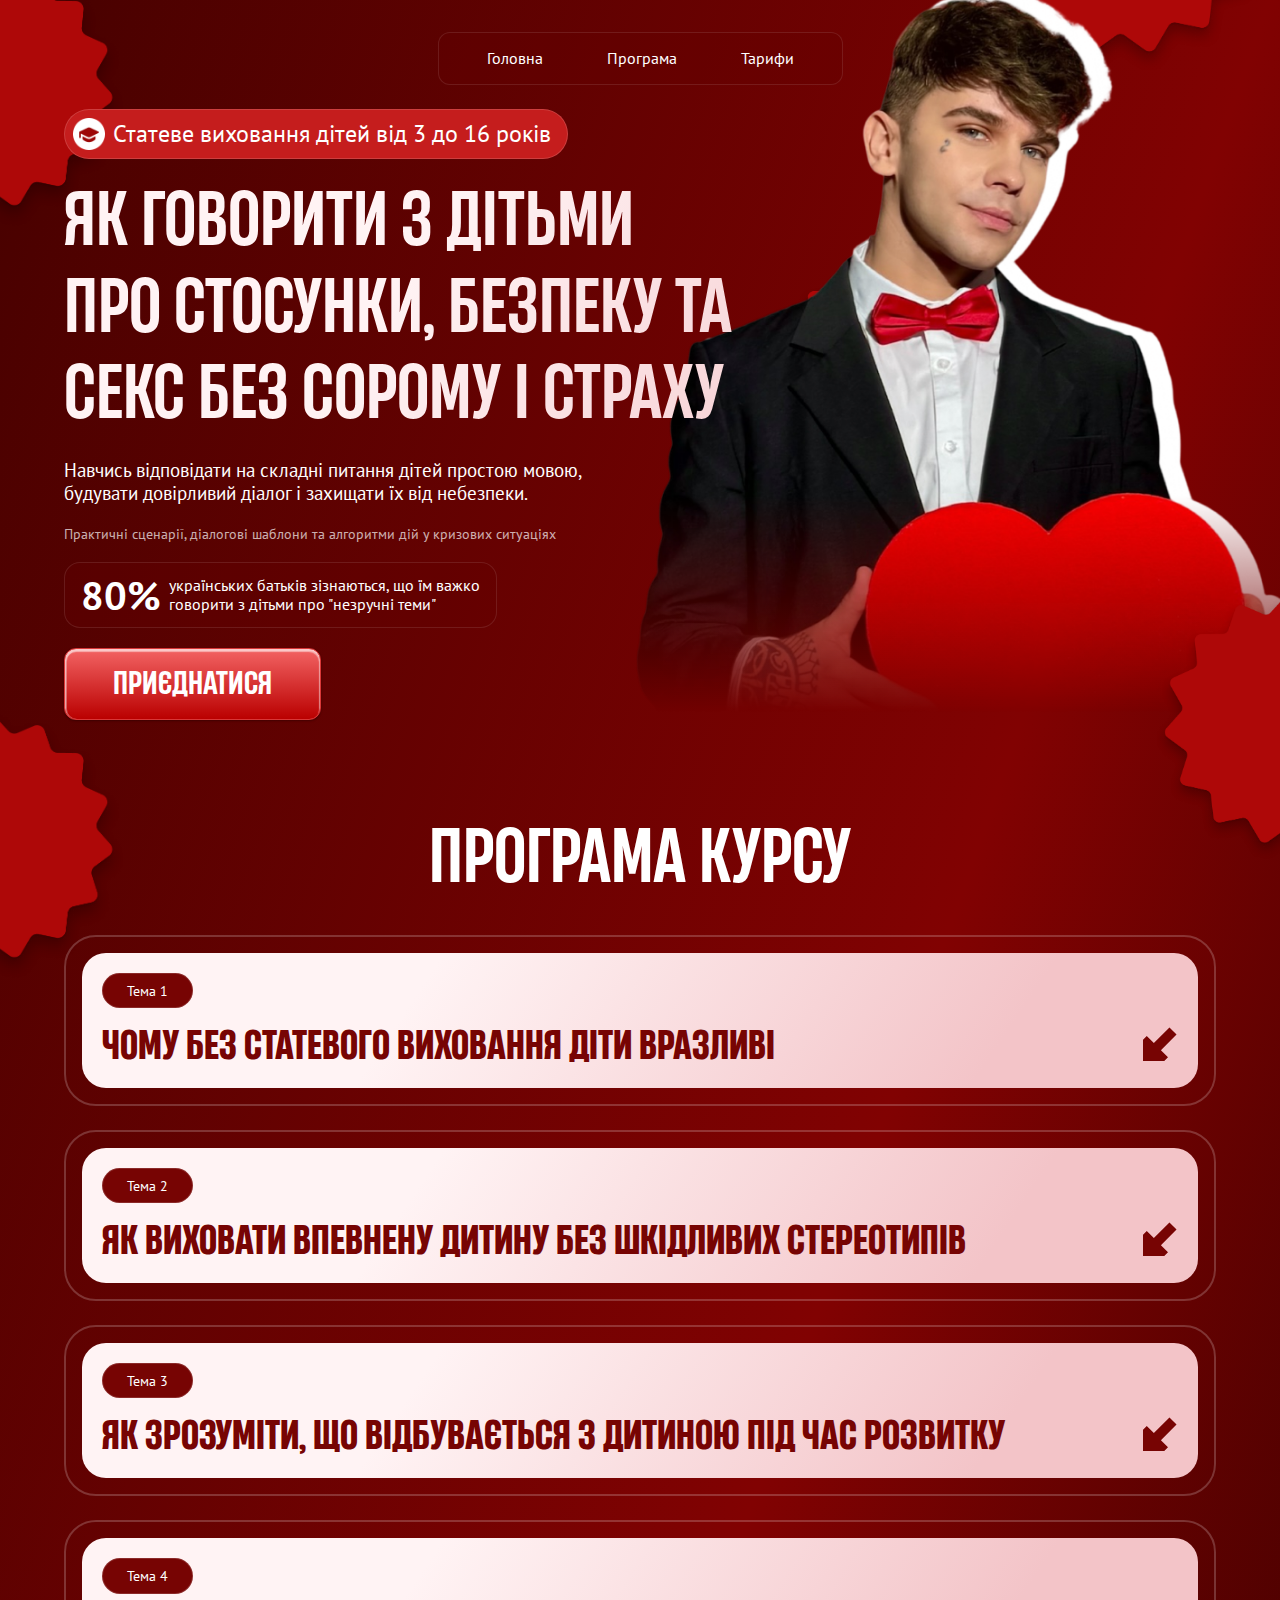
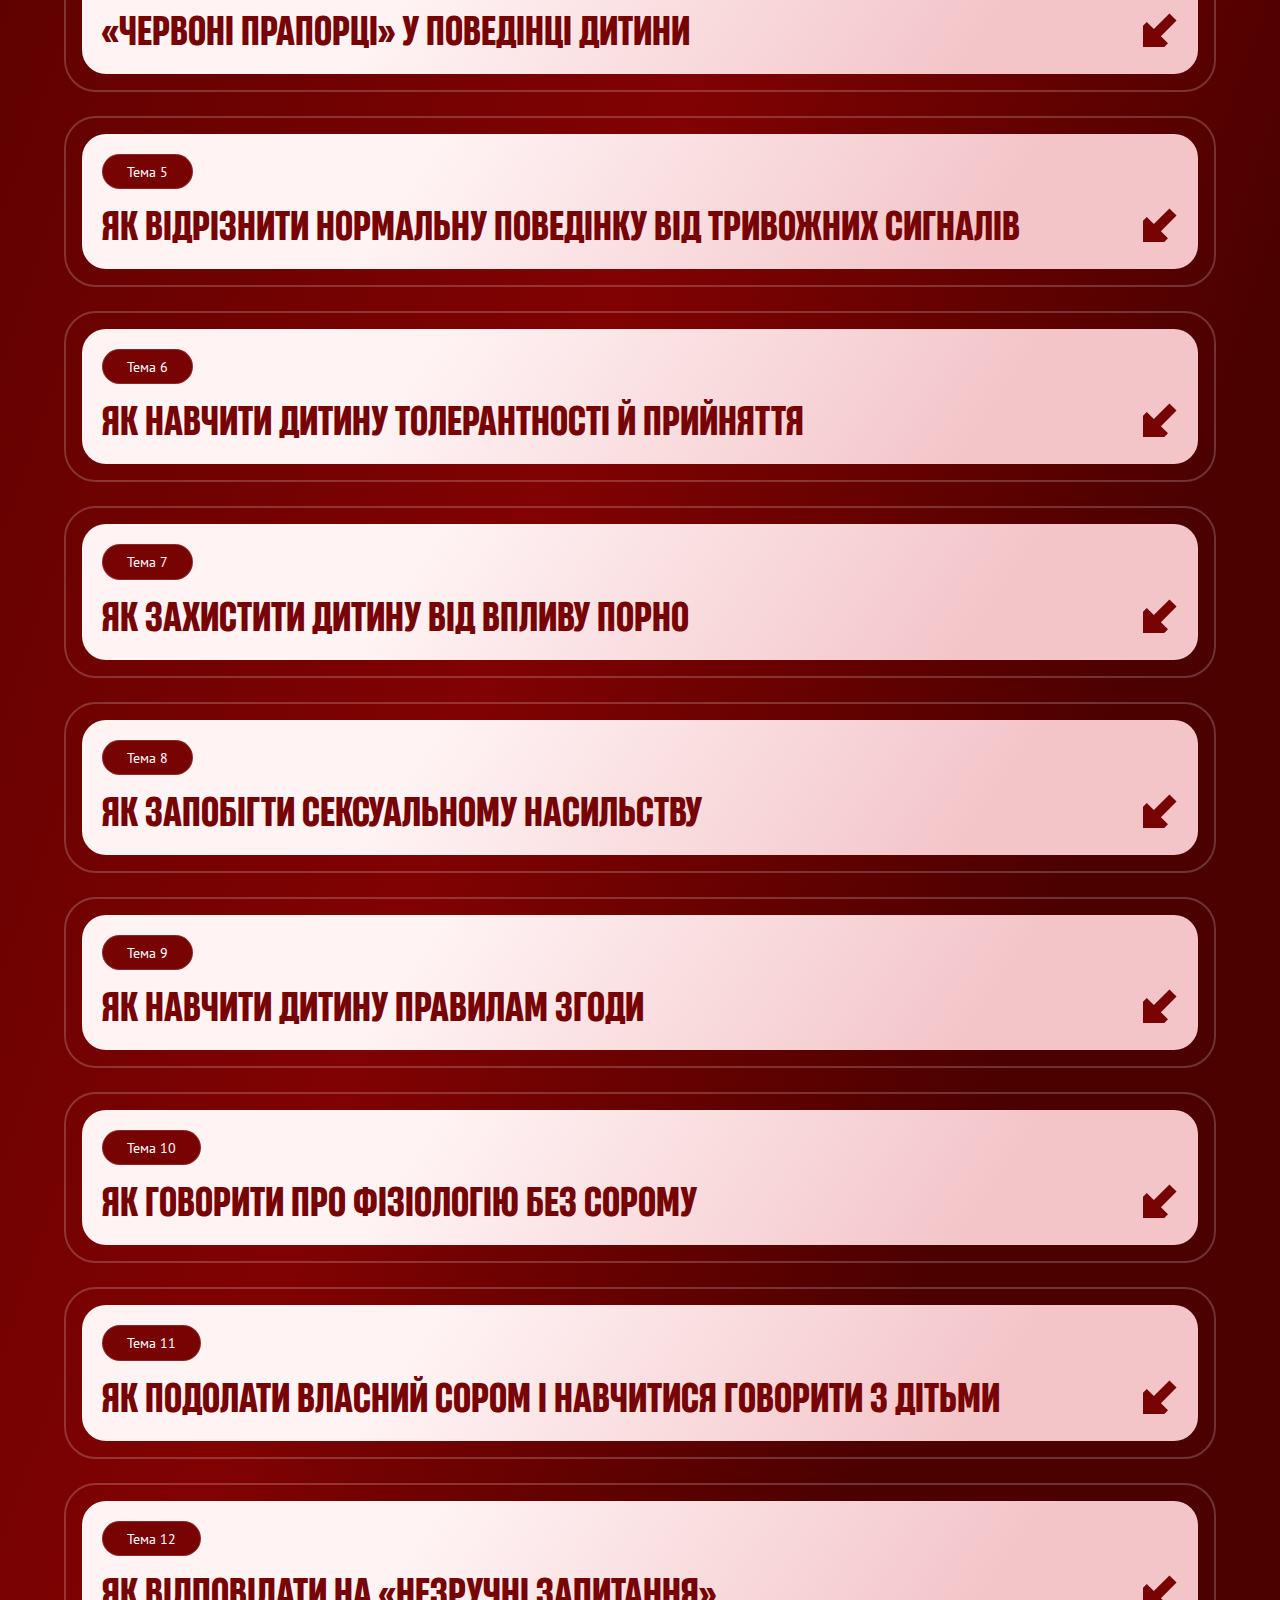
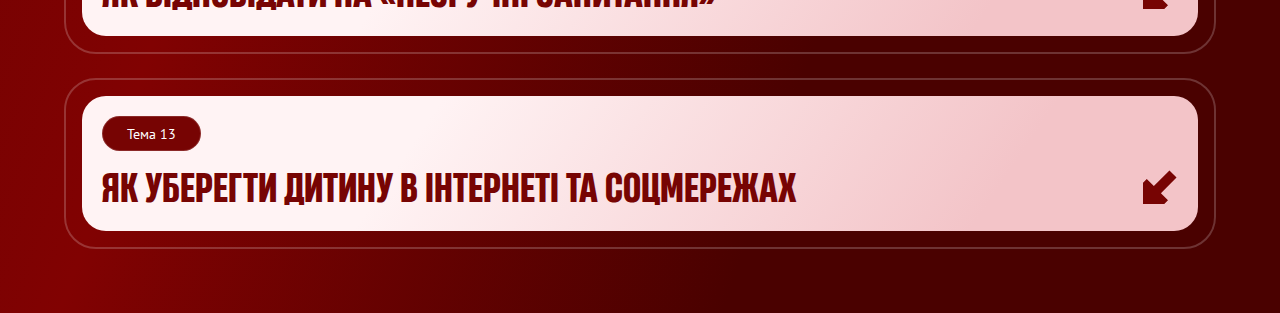
<file: index.html>
<!doctype html>
<html lang="en">
<head>
    <meta charset="UTF-8">
    <meta name="viewport"
          content="width=device-width, user-scalable=no, initial-scale=1.0, maximum-scale=1.0, minimum-scale=1.0">
    <meta http-equiv="X-UA-Compatible" content="ie=edge">
    <link rel="stylesheet" href="style.css">
    <link rel="preconnect" href="https://fonts.googleapis.com">
    <link rel="preconnect" href="https://fonts.gstatic.com" crossorigin>
    <link href="https://fonts.googleapis.com/css2?family=Inter:ital,opsz,wght@0,14..32,100..900;1,14..32,100..900&family=PT+Sans:ital,wght@0,400;0,700;1,400;1,700&display=swap" rel="stylesheet">
    <title>Document</title>
</head>
<body>
  <main>
    <header>
        <nav>
            <ul>
                <li>Головна</li>
                <li>Програма</li>
                <li>Тарифи</li>
            </ul>
        </nav>
        <div class="content">
            <div class="tooltip">
                <img src="assets/images/edu-icon.png" alt="">
                <p>Статеве виховання дітей від 3 до 16 років</p>
            </div>
            <div class="title">
                Як говорити з дітьми <br>про стосунки, безпеку та <br>секс без сорому і страху
            </div>
            <div class="text">
                Навчись відповідати на складні питання дітей простою мовою, <br>будувати довірливий діалог і захищати їх від небезпеки.
            </div>
            <div class="text-sm">
                Практичні сценарії, діалогові шаблони та алгоритми дій у кризових ситуаціях
            </div>
            <div class="text-stats">
                <div class="num">80%</div>
                <div>українських батьків зізнаються, що їм важко <br>говорити з дітьми про "незручні теми"</div>
            </div>
            <a href="">
                Приєднатися
            </a>
        </div>
    </header>
      <section class="course">
          <div class="title">програма курсу</div>
          <div class="content">
              <div class="course-item">
                  <div class="left">
                      <div class="num">Тема 1</div>
                      <div class="title">
                          <span>Чому без статевого <br>виховання діти <br>вразливі</span>
                          <img src="assets/images/arrow.svg" alt="">
                      </div>
                  </div>
                  <div class="right">
                      <div class="list">
                          <div class="item">
                              <img src="assets/images/list-icon.png" alt="">
                              <p>Як виховання впливає на психіку та майбутнє дитини</p>
                          </div>
                          <div class="item">
                              <img src="assets/images/list-icon.png" alt="">
                              <p>Типові помилки батьків і до чого вони призводять</p>
                          </div>
                          <div class="item">
                              <img src="assets/images/list-icon.png" alt="">
                              <p>Чому «мовчати» — небезпечніше, ніж говорити</p>
                          </div>
                      </div>
                      <div class="result-text">
                          <div>РЕЗУЛЬТАТ:</div>
                          <div>
                              Ви зрозумієте, що замовчування теми статевого виховання не захищає, а робить дитину беззахисною. Ви побачите, як виховання впливає на психіку і майбутні стосунки, розберете типові батьківські помилки та зрозумієте, чому розмова, навіть незручна, завжди краща за мовчання.
                          </div>
                      </div>
                  </div>
              </div>
              <div class="course-item">
                  <div class="left">
                      <div class="num">Тема 2</div>
                      <div class="title">
                          <span>Як виховати <br>впевнену дитину <br>без шкідливих <br>стереотипів</span>
                          <img src="assets/images/arrow.svg" alt="">
                      </div>
                  </div>
                  <div class="right">
                      <div class="list">
                          <div class="item">
                              <img src="assets/images/list-icon.png" alt="">
                              <p>Гендер і стать: як пояснити різницю простою мовою</p>
                          </div>
                          <div class="item">
                              <img src="assets/images/list-icon.png" alt="">
                              <p>Як формується ідентичність і роль у суспільстві</p>
                          </div>
                          <div class="item">
                              <img src="assets/images/list-icon.png" alt="">
                              <p>Як уникнути стереотипів, що шкодять дітям</p>
                          </div>
                      </div>
                      <div class="result-text">
                          <div>РЕЗУЛЬТАТ:</div>
                          <div>
                              Навчитеся відрізняти стать від гендеру й пояснювати різницю дитині простою мовою. Ви побачите, як формується ідентичність і роль у суспільстві, зрозумієте, які фрази підсилюють дитину, а які навпаки закривають її у вузькій клітці стереотипів.
                          </div>
                      </div>
                  </div>
              </div>
              <div class="course-item">
                  <div class="left">
                      <div class="num">Тема 3</div>
                      <div class="title">
                          <span>Як зрозуміти, що <br>відбувається з <br>дитиною під час <br>розвитку</span>
                          <img src="assets/images/arrow.svg" alt="">
                      </div>
                  </div>
                  <div class="right">
                      <div class="list">
                          <div class="item">
                              <img src="assets/images/list-icon.png" alt="">
                              <p>Вікові етапи психосексуального розвитку</p>
                          </div>
                          <div class="item">
                              <img src="assets/images/list-icon.png" alt="">
                              <p>Які прояви є нормальними</p>
                          </div>
                          <div class="item">
                              <img src="assets/images/list-icon.png" alt="">
                              <p>Коли потрібно турбуватися</p>
                          </div>
                      </div>
                      <div class="result-text">
                          <div>РЕЗУЛЬТАТ:</div>
                          <div>
                              Отримаєте цілісне бачення вікових етапів психосексуального розвитку та навчитеся розрізняти, які прояви є природними, а які варто сприймати як сигнал. Це дозволить спокійніше реагувати на зміни й вчасно звернутися по допомогу, якщо вона справді потрібна.
                          </div>
                      </div>
                  </div>
              </div>
              <div class="course-item">
                  <div class="left">
                      <div class="num">Тема 4</div>
                      <div class="title">
                          <span>«Червоні прапорці» <br>у поведінці дитини</span>
                          <img src="assets/images/arrow.svg" alt="">
                      </div>
                  </div>
                  <div class="right">
                      <div class="list">
                          <div class="item">
                              <img src="assets/images/list-icon.png" alt="">
                              <p>Ознаки, що розвиток іде не за планом</p>
                          </div>
                          <div class="item">
                              <img src="assets/images/list-icon.png" alt="">
                              <p>Гендерна дисфорія, гіпер- чи асексуальність: що це означає</p>
                          </div>
                          <div class="item">
                              <img src="assets/images/list-icon.png" alt="">
                              <p>Коли і до кого звертатися за допомогою</p>
                          </div>
                      </div>
                      <div class="result-text">
                          <div>РЕЗУЛЬТАТ:</div>
                          <div>
                              Навчитеся бачити ознаки, що розвиток іде не за планом. Ви дізнаєтеся, що означають прояви гендерної дисфорії, гіпер- чи асексуальності, та отримаєте чітке розуміння, коли варто не зволікати й звернутися до спеціалістів.
                          </div>
                      </div>
                  </div>
              </div>
              <div class="course-item">
                  <div class="left">
                      <div class="num">Тема 5</div>
                      <div class="title">
                          <span>Як відрізнити <br>нормальну поведінку <br>від тривожних <br>сигналів</span>
                          <img src="assets/images/arrow.svg" alt="">
                      </div>
                  </div>
                  <div class="right">
                      <div class="list">
                          <div class="item">
                              <img src="assets/images/list-icon.png" alt="">
                              <p>Метод «світлофора»: проста схема для батьків</p>
                          </div>
                          <div class="item">
                              <img src="assets/images/list-icon.png" alt="">
                              <p>Які прояви сексуальності природні у дітей</p>
                          </div>
                          <div class="item">
                              <img src="assets/images/list-icon.png" alt="">
                              <p>Як реагувати без сорому й агресії</p>
                          </div>
                      </div>
                      <div class="result-text">
                          <div>РЕЗУЛЬТАТ:</div>
                          <div>
                              Навчитеся користуватися методом «світлофора», який у простій формі покаже, що є нормою, що потребує уваги, а що справді небезпечно. Ви зможете реагувати на прояви сексуальності без сорому й агресії, зберігаючи довіру у стосунках із дитиною.
                          </div>
                      </div>
                  </div>
              </div>
              <div class="course-item">
                  <div class="left">
                      <div class="num">Тема 6</div>
                      <div class="title">
                          <span>Як навчити дитину <br>толерантності й <br>прийняття</span>
                          <img src="assets/images/arrow.svg" alt="">
                      </div>
                  </div>
                  <div class="right">
                      <div class="list">
                          <div class="item">
                              <img src="assets/images/list-icon.png" alt="">
                              <p>Сексуальна орієнтація: що потрібно знати батькам</p>
                          </div>
                          <div class="item">
                              <img src="assets/images/list-icon.png" alt="">
                              <p>Як підтримати дитину, якщо вона «не така як усі»</p>
                          </div>
                          <div class="item">
                              <img src="assets/images/list-icon.png" alt="">
                              <p>Як уникнути стигматизації й зберегти довіру</p>
                          </div>
                      </div>
                      <div class="result-text">
                          <div>РЕЗУЛЬТАТ:</div>
                          <div>
                              Дізнаєтеся, що потрібно знати про сексуальну орієнтацію, аби розмовляти з дитиною без міфів і стигми. Ви зрозумієте, як підтримати дитину, якщо вона не відповідає очікуванням суспільства, та як зберегти довіру, уникаючи осуду й ярликів.
                          </div>
                      </div>
                  </div>
              </div>
              <div class="course-item">
                  <div class="left">
                      <div class="num">Тема 7</div>
                      <div class="title">
                          <span>Як захистити дитину <br>від впливу порно</span>
                          <img src="assets/images/arrow.svg" alt="">
                      </div>
                  </div>
                  <div class="right">
                      <div class="list">
                          <div class="item">
                              <img src="assets/images/list-icon.png" alt="">
                              <p>Чим порно спотворює уявлення про стосунки</p>
                          </div>
                          <div class="item">
                              <img src="assets/images/list-icon.png" alt="">
                              <p>Як це впливає на психіку підлітків</p>
                          </div>
                          <div class="item">
                              <img src="assets/images/list-icon.png" alt="">
                              <p>Як правильно пояснити: «секс не як у кіно»</p>
                          </div>
                      </div>
                      <div class="result-text">
                          <div>РЕЗУЛЬТАТ:</div>
                          <div>
                              Побачите, як порнографія спотворює уявлення про стосунки й сексуальність, дізнаєтеся, як це впливає на психіку підлітків і отримаєте прості пояснення, які допоможуть донести дитині, що справжній секс зовсім не схожий на картинку з екрана.
                          </div>
                      </div>
                  </div>
              </div>
              <div class="course-item">
                  <div class="left">
                      <div class="num">Тема 8</div>
                      <div class="title">
                          <span>Як запобігти <br>сексуальному <br>насильству</span>
                          <img src="assets/images/arrow.svg" alt="">
                      </div>
                  </div>
                  <div class="right">
                      <div class="list">
                          <div class="item">
                              <img src="assets/images/list-icon.png" alt="">
                              <p>Як діють ґвалтівники: етапи та сценарії</p>
                          </div>
                          <div class="item">
                              <img src="assets/images/list-icon.png" alt="">
                              <p>Сигнали небезпеки, які дитина має розпізнавати</p>
                          </div>
                          <div class="item">
                              <img src="assets/images/list-icon.png" alt="">
                              <p>Як пояснити, що «секрети з дорослими» — це завжди небезпечно</p>
                          </div>
                          <div class="item">
                              <img src="assets/images/list-icon.png" alt="">
                              <p>Алгоритм для дитини: що робити в критичній ситуації</p>
                          </div>
                          <div class="item">
                              <img src="assets/images/list-icon.png" alt="">
                              <p>Алгоритм для батьків: як реагувати й куди звертатися</p>
                          </div>
                      </div>
                      <div class="result-text">
                          <div>РЕЗУЛЬТАТ:</div>
                          <div>
                              Дізнаєтеся, як діють кривдники і які етапи вони використовують, щоб втягнути дитину у небезпечну ситуацію. Ви навчитеся розпізнавати сигнали небезпеки, пояснювати дитині, що секрети з дорослими небезпечні, і матимете чіткі алгоритми дій для дитини та для себе у разі критичної ситуації.
                          </div>
                      </div>
                  </div>
              </div>
              <div class="course-item">
                  <div class="left">
                      <div class="num">Тема 9</div>
                      <div class="title">
                          <span>Як навчити дитину <br>правилам згоди</span>
                          <img src="assets/images/arrow.svg" alt="">
                      </div>
                  </div>
                  <div class="right">
                      <div class="list">
                          <div class="item">
                              <img src="assets/images/list-icon.png" alt="">
                              <p>Що таке «згода» і як пояснити її дитині на прикладах</p>
                          </div>
                          <div class="item">
                              <img src="assets/images/list-icon.png" alt="">
                              <p>Практичні сценарії для різного віку</p>
                          </div>
                          <div class="item">
                              <img src="assets/images/list-icon.png" alt="">
                              <p>Як відпрацювати ці навички вдома</p>
                          </div>
                      </div>
                      <div class="result-text">
                          <div>РЕЗУЛЬТАТ:</div>
                          <div>
                              Зможете пояснити дитині, що таке згода, на прикладах із повсякденного життя. Ви отримаєте сценарії для різних вікових етапів і зрозумієте, як відпрацьовувати ці навички вдома, щоб вони стали природною частиною поведінки дитини.
                          </div>
                      </div>
                  </div>
              </div>
              <div class="course-item">
                  <div class="left">
                      <div class="num">Тема 10</div>
                      <div class="title">
                          <span>Як говорити про <br>фізіологію без <br>сорому</span>
                          <img src="assets/images/arrow.svg" alt="">
                      </div>
                  </div>
                  <div class="right">
                      <div class="list">
                          <div class="item">
                              <img src="assets/images/list-icon.png" alt="">
                              <p>Менструація та полюції: як пояснити природно й просто</p>
                          </div>
                          <div class="item">
                              <img src="assets/images/list-icon.png" alt="">
                              <p>Мастурбація: що вважати нормою</p>
                          </div>
                          <div class="item">
                              <img src="assets/images/list-icon.png" alt="">
                              <p>Як вчасно підняти тему ІПСШ, гігієни та гормональних змін</p>
                          </div>
                      </div>
                      <div class="result-text">
                          <div>РЕЗУЛЬТАТ:</div>
                          <div>
                              Навчитеся пояснювати дитині менструацію, полюції та мастурбацію як природні процеси, без сорому та ніяковості. Зрозумієте, коли і як підняти тему ІПСШ, гігієни та гормональних змін, щоб дитина сприйняла цю інформацію спокійно й без страху.
                          </div>
                      </div>
                  </div>
              </div>
              <div class="course-item">
                  <div class="left">
                      <div class="num">Тема 11</div>
                      <div class="title">
                          <span>Як подолати власний <br>сором і навчитися <br>говорити з дітьми</span>
                          <img src="assets/images/arrow.svg" alt="">
                      </div>
                  </div>
                  <div class="right">
                      <div class="list">
                          <div class="item">
                              <img src="assets/images/list-icon.png" alt="">
                              <p>Чому батькам важко говорити про секс</p>
                          </div>
                          <div class="item">
                              <img src="assets/images/list-icon.png" alt="">
                              <p>Як прибрати бар’єри у себе</p>
                          </div>
                          <div class="item">
                              <img src="assets/images/list-icon.png" alt="">
                              <p>Практичні вправи: рольові ігри, кейси, діалоги</p>
                          </div>
                      </div>
                      <div class="result-text">
                          <div>РЕЗУЛЬТАТ:</div>
                          <div>
                              Зрозумієте, чому тема сексу важка саме для батьків, і як прибрати внутрішні бар’єри. Ви отримаєте вправи й рольові сценарії, які допоможуть подолати скутість і навчитися розмовляти з дитиною відкрито й упевнено.
                          </div>
                      </div>
                  </div>
              </div>
              <div class="course-item">
                  <div class="left">
                      <div class="num">Тема 12</div>
                      <div class="title">
                          <span>Як відповідати на <br>«незручні <br>запитання»</span>
                          <img src="assets/images/arrow.svg" alt="">
                      </div>
                  </div>
                  <div class="right">
                      <div class="list">
                          <div class="item">
                              <img src="assets/images/list-icon.png" alt="">
                              <p>Топ-10 питань, які ставлять діти, і готові відповіді</p>
                          </div>
                          <div class="item">
                              <img src="assets/images/list-icon.png" alt="">
                              <p>Чеклісти для батьків: що робити, якщо дитина розповіла про тривожну ситуацію</p>
                          </div>
                          <div class="item">
                              <img src="assets/images/list-icon.png" alt="">
                              <p>Алгоритм: «кому дзвонити і як діяти прямо зараз»</p>
                          </div>
                      </div>
                      <div class="result-text">
                          <div>РЕЗУЛЬТАТ:</div>
                          <div>
                              Підготуєтеся до найпоширеніших дитячих питань і матимете готові відповіді. Дізнаєтеся, як реагувати, якщо дитина поділилася тривожною ситуацією, і матимете алгоритм, до кого звертатися і як діяти негайно.
                          </div>
                      </div>
                  </div>
              </div>
              <div class="course-item">
                  <div class="left">
                      <div class="num">Тема 13</div>
                      <div class="title">
                          <span>Як уберегти дитину <br>в інтернеті та <br>соцмережах</span>
                          <img src="assets/images/arrow.svg" alt="">
                      </div>
                  </div>
                  <div class="right">
                      <div class="list">
                          <div class="item">
                              <img src="assets/images/list-icon.png" alt="">
                              <p>Основні ризики: від знайомств до кіберзалякування</p>
                          </div>
                          <div class="item">
                              <img src="assets/images/list-icon.png" alt="">
                              <p>Як пояснити правила цифрової безпеки простою мовою</p>
                          </div>
                          <div class="item">
                              <img src="assets/images/list-icon.png" alt="">
                              <p>Практичні інструкції для батьків і дітей</p>
                          </div>
                      </div>
                      <div class="result-text">
                          <div>РЕЗУЛЬТАТ:</div>
                          <div>
                              Зрозумієте головні ризики онлайн-світу — від знайомств до кібербулінгу. Ви навчитеся пояснювати дитині правила цифрової безпеки простою мовою й отримаєте практичні інструкції для захисту дитини у соцмережах.
                          </div>
                      </div>
                  </div>
              </div>
          </div>
      </section>

  </main>

  <script>
      document.addEventListener('click', (e) => {
          const card = e.target.closest('.course-item');
          if (!card) return;
          card.classList.toggle('is-open');
      });
  </script>



</body>
</html>
</file>
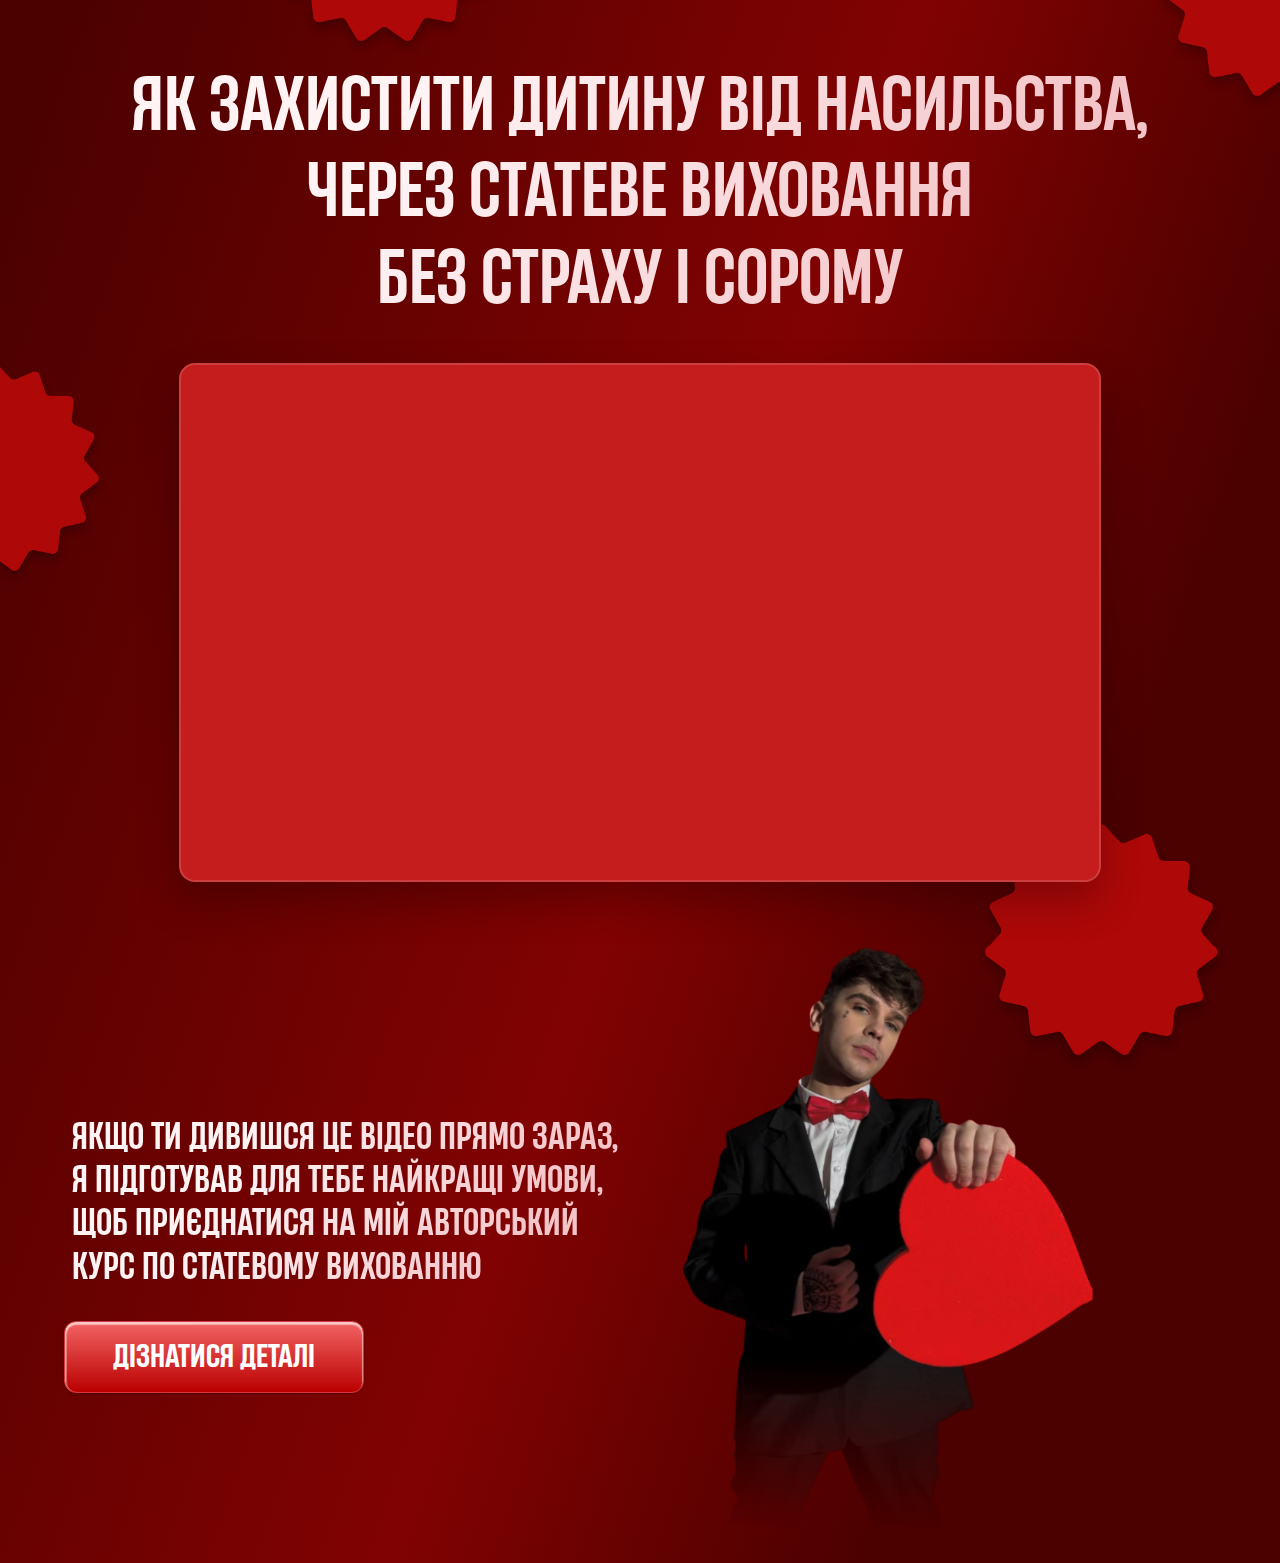
<file: video/index.html>
<!doctype html>
<html lang="en">
<head>
    <meta charset="UTF-8">
    <meta name="viewport"
          content="width=device-width, user-scalable=no, initial-scale=1.0, maximum-scale=1.0, minimum-scale=1.0">
    <meta http-equiv="X-UA-Compatible" content="ie=edge">
    <meta content="Як говорити з дітьми про стосунки, безпеку та секс без сорому і страху" name="description">
    <meta content="Як говорити з дітьми про стосунки, безпеку та секс без сорому і страху" property="og:title">
    <meta content="Як говорити з дітьми про стосунки, безпеку та секс без сорому і страху" property="og:description">
    <meta content="https://yencourse.com.ua/assets/open_graph.webp" property="og:image">
    <meta content="Як говорити з дітьми про стосунки, безпеку та секс без сорому і страху" property="twitter:title">
    <meta content="Як говорити з дітьми про стосунки, безпеку та секс без сорому і страху" property="twitter:description">
    <meta content="https://yencourse.com.ua/assets/open_graph.webp" property="twitter:image">
    <meta property="og:type" content="website">
    <meta content="summary_large_image" name="twitter:card">
    <link rel="apple-touch-icon-precomposed" sizes="57x57" href="../assets/apple-touch-icon-57x57.png" />
    <link rel="apple-touch-icon-precomposed" sizes="114x114" href="../assets/apple-touch-icon-114x114.png" />
    <link rel="apple-touch-icon-precomposed" sizes="72x72" href="../assets/apple-touch-icon-72x72.png" />
    <link rel="apple-touch-icon-precomposed" sizes="144x144" href="../assets/apple-touch-icon-144x144.png" />
    <link rel="apple-touch-icon-precomposed" sizes="60x60" href="../assets/apple-touch-icon-60x60.png" />
    <link rel="apple-touch-icon-precomposed" sizes="120x120" href="../assets/apple-touch-icon-120x120.png" />
    <link rel="apple-touch-icon-precomposed" sizes="76x76" href="../assets/apple-touch-icon-76x76.png" />
    <link rel="apple-touch-icon-precomposed" sizes="152x152" href="../assets/apple-touch-icon-152x152.png" />
    <link rel="icon" type="image/png" href="../assets/favicon-196x196.png" sizes="196x196" />
    <link rel="icon" type="image/png" href="../assets/favicon-96x96.png" sizes="96x96" />
    <link rel="icon" type="image/png" href="../assets/favicon-32x32.png" sizes="32x32" />
    <link rel="icon" type="image/png" href="../assets/favicon-16x16.png" sizes="16x16" />
    <link rel="icon" type="image/png" href="../assets/favicon-128x128.png" sizes="128x128" />
    <meta name="application-name" content="&nbsp;"/>
    <meta name="msapplication-TileColor" content="#FFFFFF" />
    <meta name="msapplication-TileImage" content="../assets/mstile-144x144.png" />
    <meta name="msapplication-square70x70logo" content="../assets/mstile-70x70.png" />
    <meta name="msapplication-square150x150logo" content="../assets/mstile-150x150.png" />
    <meta name="msapplication-wide310x150logo" content="../assets/mstile-310x150.png" />
    <meta name="msapplication-square310x310logo" content="../assets/mstile-310x310.png" />
    <link rel="stylesheet" href="style.css">
    <link rel="preconnect" href="https://fonts.googleapis.com">
    <link rel="preconnect" href="https://fonts.gstatic.com" crossorigin>
    <link href="https://fonts.googleapis.com/css2?family=Inter:ital,opsz,wght@0,14..32,100..900;1,14..32,100..900&family=PT+Sans:ital,wght@0,400;0,700;1,400;1,700&display=swap" rel="stylesheet">
    <title>Як говорити з дітьми про стосунки, безпеку та секс без сорому і страху</title>
</head>
<body>
  <main>
    <header id="header">
        <div class="title">
            Як захистити дитину від насильства,
            <br>через статеве виховання <br>
            без страху і сорому
        </div>
        <div class="content">
            <div class="video-wrapper">
                <iframe
                        id="promo-video"
                        title="vimeo-player"
                        src="https://player.vimeo.com/video/1132212130?h=28ac81a69e&amp;autoplay=1&amp;muted=0&amp;controls=1&amp;title=0&amp;byline=0&amp;portrait=0&amp;playsinline=1"
                        width="640" height="360"
                        frameborder="0"
                        referrerpolicy="strict-origin-when-cross-origin"
                        allow="autoplay; fullscreen; picture-in-picture; clipboard-write; encrypted-media; web-share"
                        allowfullscreen=""
                        data-ready="true">
                </iframe>
            </div>
        </div>
    </header>
    <section class="form">
        <div class="content">
            <div class="left">
                <div class="title">
                    Якщо ти дивишся це відео прямо зараз, <br>
                    я підготував для тебе найкращі умови, <br>
                    щоб приєднатися на мій авторський <br>
                    курс по статевому вихованню
                </div>
                <img src="../assets/images/video-author.png" alt="" class="mobile">

                <a href="https://ivansavchuk7.github.io/sex_edu_landing/video/finish/" target="_blank">
                    дізнатися  деталі
                </a>
            </div>
            <div class="right">
                <img src="../assets/images/video-author.png" alt="">
            </div>
        </div>
    </section>
  </main>
</body>

</html>
</file>
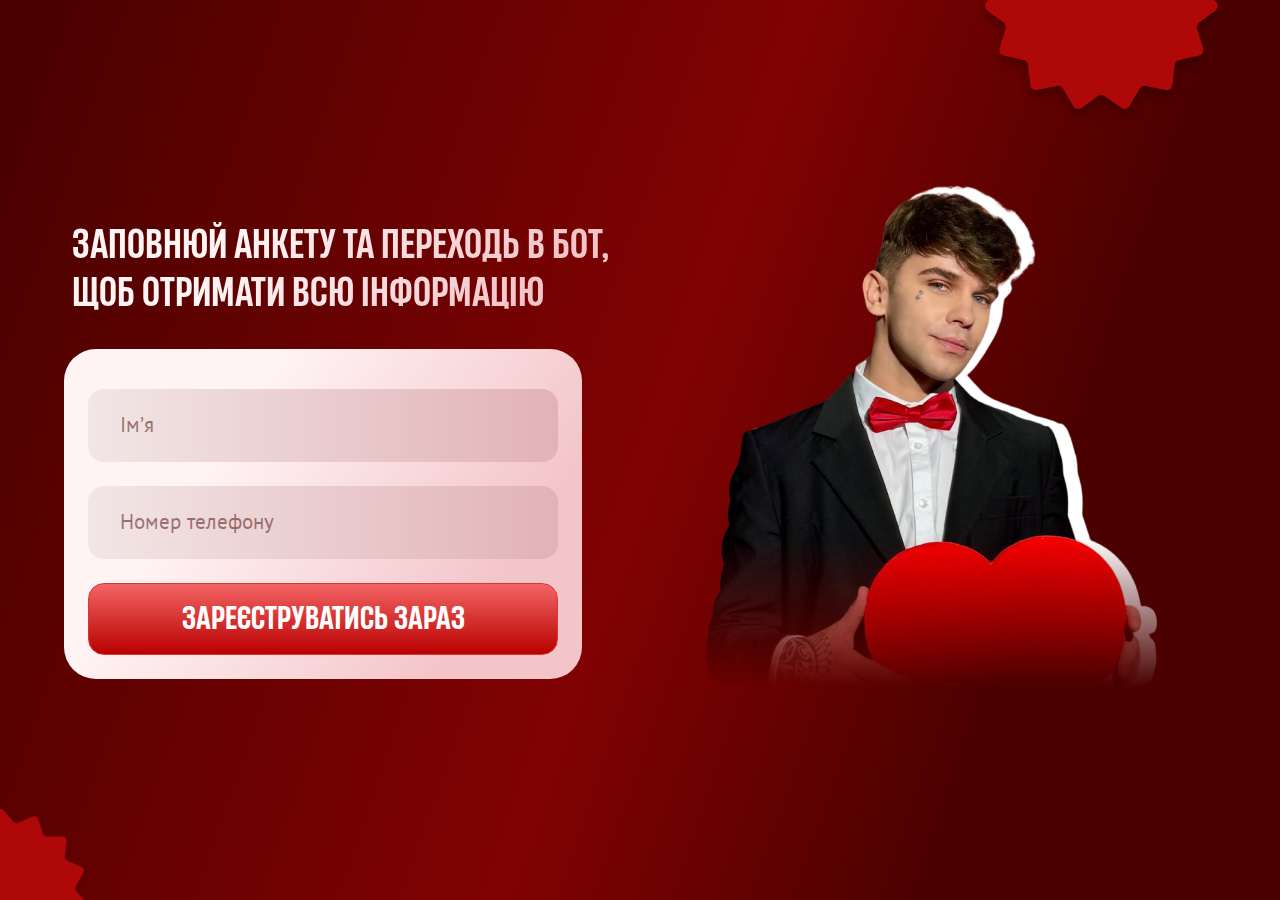
<file: video/finish/index.html>
<!doctype html>
<html lang="en">
<head>
  <meta charset="UTF-8">
  <meta name="viewport"
        content="width=device-width, user-scalable=no, initial-scale=1.0, maximum-scale=1.0, minimum-scale=1.0">
  <meta http-equiv="X-UA-Compatible" content="ie=edge">
  <meta content="Як говорити з дітьми про стосунки, безпеку та секс без сорому і страху" name="description">
  <meta content="Як говорити з дітьми про стосунки, безпеку та секс без сорому і страху" property="og:title">
  <meta content="Як говорити з дітьми про стосунки, безпеку та секс без сорому і страху" property="og:description">
  <meta content="https://yencourse.com.ua/assets/open_graph.webp" property="og:image">
  <meta content="Як говорити з дітьми про стосунки, безпеку та секс без сорому і страху" property="twitter:title">
  <meta content="Як говорити з дітьми про стосунки, безпеку та секс без сорому і страху" property="twitter:description">
  <meta content="https://yencourse.com.ua/assets/open_graph.webp" property="twitter:image">
  <meta property="og:type" content="website">
  <meta content="summary_large_image" name="twitter:card">
  <link rel="apple-touch-icon-precomposed" sizes="57x57" href="../../assets/apple-touch-icon-57x57.png" />
  <link rel="apple-touch-icon-precomposed" sizes="114x114" href="../../assets/apple-touch-icon-114x114.png" />
  <link rel="apple-touch-icon-precomposed" sizes="72x72" href="../../assets/apple-touch-icon-72x72.png" />
  <link rel="apple-touch-icon-precomposed" sizes="144x144" href="../../assets/apple-touch-icon-144x144.png" />
  <link rel="apple-touch-icon-precomposed" sizes="60x60" href="../../assets/apple-touch-icon-60x60.png" />
  <link rel="apple-touch-icon-precomposed" sizes="120x120" href="../../assets/apple-touch-icon-120x120.png" />
  <link rel="apple-touch-icon-precomposed" sizes="76x76" href="../../assets/apple-touch-icon-76x76.png" />
  <link rel="apple-touch-icon-precomposed" sizes="152x152" href="../../assets/apple-touch-icon-152x152.png" />
  <link rel="icon" type="image/png" href="../../assets/favicon-196x196.png" sizes="196x196" />
  <link rel="icon" type="image/png" href="../../assets/favicon-96x96.png" sizes="96x96" />
  <link rel="icon" type="image/png" href="../../assets/favicon-32x32.png" sizes="32x32" />
  <link rel="icon" type="image/png" href="../../assets/favicon-16x16.png" sizes="16x16" />
  <link rel="icon" type="image/png" href="../../assets/favicon-128x128.png" sizes="128x128" />
  <meta name="application-name" content="&nbsp;"/>
  <meta name="msapplication-TileColor" content="#FFFFFF" />
  <meta name="msapplication-TileImage" content="../../assets/mstile-144x144.png" />
  <meta name="msapplication-square70x70logo" content="../../assets/mstile-70x70.png" />
  <meta name="msapplication-square150x150logo" content="../../assets/mstile-150x150.png" />
  <meta name="msapplication-wide310x150logo" content="../../assets/mstile-310x150.png" />
  <meta name="msapplication-square310x310logo" content="../../assets/mstile-310x310.png" />
  <script src="../index.js" defer></script>
  <link rel="stylesheet" href="../style.css">
  <link rel="stylesheet" href="style.css">
  <link rel="preconnect" href="https://fonts.googleapis.com">
  <link rel="preconnect" href="https://fonts.gstatic.com" crossorigin>
  <link href="https://fonts.googleapis.com/css2?family=Inter:ital,opsz,wght@0,14..32,100..900;1,14..32,100..900&family=PT+Sans:ital,wght@0,400;0,700;1,400;1,700&display=swap" rel="stylesheet">
  <title>Як говорити з дітьми про стосунки, безпеку та секс без сорому і страху</title>
</head>
<body>
<main>
  <section class="form">
    <div class="content">
      <div class="left">
        <div class="title">
          ЗАПОВНЮЙ АНКЕТУ та переходь в бот, <br>
          щоб отримати всю інформацію
        </div>
        <img src="../../assets/images/author-finish.png" alt="" class="mobile">
        <div class="form">
          <form class="form-card" id="form">
            <input type="hidden" name="SheetName" value="Запис">
            <input type="hidden" name="utm_source">
            <input type="hidden" name="utm_campaign">
            <input type="hidden" name="utm_content">
            <input type="hidden" name="utm_term">
            <label class="input-wrap" for="name">
              <input id="name" type="text" name="Імʼя" placeholder="Імʼя" required/>
            </label>
            <label class="input-wrap" for="phone">
              <input id="phone" type="tel" name="Номер телефону" placeholder="Номер телефону" inputmode="tel" required/>
            </label>

            <button class="cta" id="submit-btn-1">
              ЗАРЕЄСТРУВАТИСЬ ЗАРАЗ
            </button>
          </form>
        </div>
      </div>
      <div class="right">
        <img src="../../assets/images/author-finish.png" alt="">
      </div>
    </div>
  </section>
</main>
</body>

</html>
</file>
<file: style.css>
@font-face {
    font-family: 'Heading Now Bold';
    src: url('assets/fonts/HeadingNowBold.ttf') format('woff');
    font-display: swap;
    font-style: normal;
}
@font-face {
    font-family: 'Heading Now Medium';
    src: url('assets/fonts/HeadingNowMedium.ttf') format('woff');
    font-display: swap;
    font-style: normal;
}
@font-face {
    font-family: 'Heading Now Regular';
    src: url('assets/fonts/HeadingNowRegular.ttf') format('woff');
    font-display: swap;
}
html {
    font-size: 20px;
    background: #181818;
    scroll-behavior: smooth;
    font-synthesis: none;
}
body {
    transition: opacity 0.3s ease;
}
body.loading {
    pointer-events: none;
    overflow: hidden;
}
html main {
    overflow: hidden;
    background: linear-gradient(109deg, #4A0100 3%, #810202 50.99%, #4A0100 77.64%);
}
* {
    box-sizing: border-box;
    margin: 0;
    padding: 0;
    color: #FFFFFF;
    letter-spacing: 0;
    line-height: 120%;
    text-decoration: none;
    border: none;
    font-family: 'PT Sans', sans-serif;
}
header {
    padding: 2rem 4rem;
    background-image: url("assets/images/header-star-4.png"), url("assets/images/author.png"), url("assets/images/header-star-1.png"), url("assets/images/header-star-2.png"), url("assets/images/header-star-3.png"), url("assets/images/header-star-5.png");
    background-size: 10vw auto, contain, 10vw auto, 20vw auto, 25vw auto, 10vw auto;
    background-repeat: no-repeat;
    background-position: bottom right, top right, top left, 75% 50%, 100% 0, bottom left;
    display: flex;
    flex-direction: column;
    gap: 1.5rem;
}
header > nav ul {
    border-radius: 12px;
    border: 1px solid rgba(255, 255, 255, 0.10);
    background: rgba(99, 0, 0, 0.32);
    padding: 0 1rem;
    display: flex;
    justify-content: center;
    align-items: center;
    width: fit-content;
    margin: auto;
}
header > nav ul li {
    list-style-type: none;
    padding: 1rem 2rem;
}
header > nav ul li {
    padding: 1rem 2rem;
}
header > .content {
    display: flex;
    flex-direction: column;
    gap: 1.25rem;
}
header > .content .tooltip {
    display: flex;
    align-items: center;
    padding: 8px 1rem 8px 8px;
    gap: .5rem;
    border-radius: 100px;
    border: 1px solid rgba(255, 255, 255, 0.15);
    background: #C51D1D;
    width: fit-content;
}
header > .content .tooltip p {
    font-size: 1.5rem;
}
header > .content .tooltip img {
    width: 2rem;
    height: 2rem;
}
header > .content .title {
    font-family: 'Heading Now Medium', sans-serif;
    text-transform: uppercase;
    font-size: 5.5rem;
    font-weight: 700;
    background: linear-gradient(124deg, #FFF3F4 30.02%, #F3C4C8 81.08%);
    background-clip: text;
    -webkit-background-clip: text;
    -webkit-text-fill-color: transparent;
}
header > .content .text {
    font-size: 1.2rem;
}
header > .content .text-sm {
    font-size: .9rem;
    color: rgba(255, 255, 255, 0.7);
}
header > .content .text-stats {
    display: flex;
    gap: .5rem;
    padding: .5rem 1rem;
    align-items: center;
    border-radius: 16px;
    border: 1px solid rgba(255, 255, 255, 0.10);
    background: rgba(99, 0, 0, 0.32);
    width: fit-content;
}
header > .content .text-stats .num {
    font-size: 2.5rem;
    font-weight: bold;
}
header > .content .text-stats > div:last-child {

}
a:not(.link) {
    text-decoration: none;
    width: fit-content;
    font-size: 2rem;
    font-family: 'Heading Now Medium', sans-serif;
    text-transform: uppercase;
    padding: 1rem 3rem;
    border-radius: 12px;
    border: 1px solid #D83737;
    background: linear-gradient(180deg, #F36464 0%, #BA0000 100%);
    box-shadow: 0 1px 2px 0 rgba(0, 0, 0, 0.30), 1px 1px 0.25px 1px rgba(255, 255, 255, 0.30) inset, 0 2px 1px 1px rgba(255, 255, 255, 0.50) inset;
}
section.course {
    padding: 4rem 4rem;
    display: flex;
    flex-direction: column;
    gap: 2rem;
    background-image: url("assets/images/program-star-1.png"), url("assets/images/program-star-2.png");
    background-repeat: no-repeat;
    background-position: top left, top right;
    background-size: 10vw auto, 10vw auto;
}
section.course > .content {
    display: flex;
    flex-direction: column;
    gap: 1.5rem;
}
section.course > .content > .course-item{
    --gap: 0;
    --left: 100%;
    --right: 0%;
    --minh: 0;

    display: flex;
    gap: var(--gap);
    padding: 1rem;
    border-radius: 32px;
    border: 2px solid rgba(255, 255, 255, 0.20);
    min-height: var(--minh);
    cursor: pointer;
    align-items: stretch;
    transition: gap 1s ease, min-height 1s ease;

    overflow: hidden;
}

section.course > .content > .course-item.is-open{
    --gap: 2rem;
    --left: 28%;
    --right: 72%;
    --minh: 40vh;
}

section.course .course-item > .left{
    flex: 1 1 var(--left);
    min-width: 0;
    box-sizing: border-box;

    padding: 1.25rem;
    border-radius: 24px;
    background: linear-gradient(124deg, #FFF3F4 30.02%, #F3C4C8 81.08%);
    display: flex;
    flex-direction: column;
    justify-content: flex-end;
    gap: 1rem;
    overflow: hidden;
    transition:
            flex-basis 1.2s cubic-bezier(.22,.61,.36,1),
            border-radius .9s ease;
}
section.course .course-item > .left .num{
    font-size: .9rem;
    padding: 8px 1.5rem;
    border-radius: 100px;
    border: 1px solid rgba(255, 255, 255, 0.15);
    background: #770403;
    width: fit-content;
}
section.course .course-item > .left .title{
    display: flex;
    justify-content: space-between;
    text-transform: uppercase;
    align-items: center;
    min-width: 0;
    gap: 1rem;
}
section.course .course-item > .left .title > span{
    color: #770403;
    font-family: 'Heading Now Bold', sans-serif;
    font-size: 2.5rem;
    line-height: 1.1;
    white-space: normal;
    overflow-wrap: anywhere;
    transition: font-size .9s ease;
}

section.course .course-item > .left .title img{
    width: 2.5rem;
    height: 2.5rem;
    min-width: 2.5rem;
    transition:
            transform .9s ease,
            opacity .8s ease .8s,
            width .8s ease .8s,
            margin-left .8s ease .8s;
}
section.course .course-item.is-open > .left .title img{
    transform: rotate(180deg);
    opacity: 0;
    width: 0;
    min-width: 0;
    margin-left: 0;
    pointer-events: none;
}

section.course .course-item:not(.is-open) > .left .title br{ display:none; }
section.course .course-item.is-open > .left .title br{ display:inline; }

section.course .course-item > .right{
    flex: 1 1 var(--right);
    min-width: 0;
    box-sizing: border-box;

    display: flex;
    flex-direction: column;
    gap: 1.5rem;
    justify-content: center;

    opacity: 0;
    pointer-events: none;
    overflow: hidden;
    max-height: 0;      /* collapsed */
    padding: 0;

    transition:
            flex-basis 1s cubic-bezier(.22,.61,.36,1),
            opacity .9s ease,
            max-height .9s ease,
            padding .9s ease;
}

section.course .course-item.is-open > .right{
    opacity: 1;
    pointer-events: auto;
    max-height: 600px;   /* set to a safe value slightly above your tallest content */
    padding: 1rem 0;
}

section.course .course-item > .right .list{ display:flex; flex-direction:column; gap:1rem; min-width:0; }
section.course .course-item > .right .list > .item{ display:flex; gap:.5rem; align-items:center; min-width:0; }
section.course .course-item > .right .list > .item img{ width:1rem; height:1rem; min-width:1rem; }
section.course .course-item > .right .list > .item p{
    font-size:1.2rem;
    white-space: normal;
    overflow-wrap: anywhere;
}
section.course .course-item > .right .result-text{ min-width:0; }
section.course .course-item > .right .result-text > div:last-child{
    white-space: normal;
    overflow-wrap: anywhere;
    word-break: break-word;
    max-width: 100%;
}
section.course .course-item > .right .result-text > div:first-child {
    font-size: 1.2rem;
    font-weight: bold;
}
section.course .course-item > .right .result-text > div:last-child {
    font-size: .9rem;
    padding-top: .5rem;
}
section.course > .title{ text-align: center; }
main > section .title{
    font-family: 'Heading Now Medium', sans-serif;
    font-size: 4.5rem;
    text-transform: uppercase;
}

@media (prefers-reduced-motion: reduce){
    section.course > .content > .course-item,
    section.course .course-item > .left,
    section.course .course-item > .right{ transition: none; }
}
section.course .course-item.is-open > .left .title > span {
    font-size: 1.6rem;
}
section.bonus {
    padding: 4rem;
    background-image: url("assets/images/bonus-star-1.png");
    background-repeat: no-repeat;
    background-position: center left;
    background-size: 10vw auto;
}
section.bonus > .content {
    display: flex;
    gap: 10rem;
}
section.bonus > .content .title {
}
section.bonus > .content .bonus-wrapper {
    display: flex;
    flex-direction: column;
    gap: 1rem;
    padding: 2rem 4rem 2rem 2rem;
    border-radius: 24px;
    border: 2px solid rgba(255, 255, 255, 0.15);
    background: #C51D1D;
}
section.bonus > .content .bonus-wrapper > .item {
    display: flex;
    gap: 1rem;
}
section.bonus > .content .bonus-wrapper > .item img {
    width: 1.5rem;
    height: 1.5rem;
    min-width: 1.5rem;
    min-height: 1.5rem;
    margin-top: 3px;
}
section.bonus > .content .bonus-wrapper > .item .text {
    display: flex;
    flex-direction: column;
    gap: .5rem;
}
section.bonus > .content .bonus-wrapper > .item .text .main {
    font-size: 1.4rem;
    font-weight: 550;
}
section.tariffs {
    padding: 4rem;
    background-image: url("assets/images/tariff-star-1.png"), url("assets/images/tariff-star-2.png");
    background-repeat: no-repeat;
    background-position: center left, 100% 90%;
    background-size: 10vw auto, 10vw auto;
    display: flex;
    flex-direction: column;
    gap: 2rem;
}
section.tariffs .title {
    text-align: center;
}
section.tariffs .content {
    display: flex;
    gap: 3rem;
    justify-content: center;
    padding: 0 15%;
}
section.tariffs .content > div {
    display: flex;
    flex-direction: column;
    gap: 2rem;
    border-radius: 32px;
    padding: 2rem;
    height: fit-content;
    flex: 1;
}
section.tariffs .content > .tariff-base {
    border: 2px solid rgba(255, 255, 255, 0.15);
    background: #C51D1D;
}
section.tariffs .content > div > .name {
    font-family: 'Heading Now Bold', sans-serif;
    font-size: 3rem;
    text-transform: uppercase;
    text-align: center;
}
section.tariffs .content > div > .list {
    display: flex;
    flex-direction: column;
    gap: 1rem;
    padding: 1.5rem 1rem;
    border-radius: 24px;
}
section.tariffs .content > div > .list > .item {
    display: flex;
    gap: .5rem;
    align-items: center;
}
section.tariffs .content > div > .list > .item img {
    width: 1rem;
    height: 1rem;
    min-width: 1rem;
    min-height: 1rem;
}
section.tariffs .content > .tariff-base .list {
    background: #AE1A1A;
}
section.tariffs .content > div > .price {
    text-align: center;
    margin-top: 1rem;
}
section.tariffs .content > .tariff-pro {
    border-radius: 32px;
    background: linear-gradient(124deg, #FFF3F4 30.02%, #F3C4C8 81.08%);
}
section.tariffs .content > .tariff-pro > .name,
section.tariffs .content > .tariff-pro > .price span {
    color: #4A0100;
}
section.tariffs .content > div > .price span:first-child {
    font-size: 1.5rem;
    font-weight: 500;
}
section.tariffs .content > div > .price span:last-child {
    font-size: 2rem;
    font-weight: 700;
}
section.tariffs .content > .tariff-pro .list {
    background: linear-gradient(90deg, #F2E6E6 0%, #E2B2B6 100%);
}
section.tariffs .content > .tariff-pro .list p {
    color: #4A0100;
}
section.tariffs .content > div a {
    margin: auto;
}
section.tariffs .content > .tariff-pro > a {
    border-radius: 12px;
    border: 1px solid #D83737;
    background: linear-gradient(180deg, #F36464 0%, #BA0000 100%);
    box-shadow: none;
}
header > .content .text img.mobile {
    display: none;
}

@media screen and (min-width: 2560px) and (max-width: 3840px) {
    html {
        font-size: 24px;
    }
    header,
    section.course,
    section.bonus,
    section.tariffs {
        padding-left: 15%;
        padding-right: 15%;
    }
    section.course .course-item.is-open > .left .title > span {
        font-size: 1.8rem;
    }
}
@media only screen and (min-width: 1921px) and (max-width: 2559px) {
    html {
        font-size: 22px;
    }
    section.course .course-item.is-open > .left .title > span {
        font-size: 1.8rem;
    }
}
@media only screen and (min-width: 1441px) and (max-width: 1920px) {
    html {
        font-size: 18px;
    }
    header > .content .title {
        font-size: 4.5rem;
    }
    section.course > .content > .course-item.is-open {
        --minh: 30vh;
    }
}
@media only screen and (min-width: 1240px) and (max-width: 1440px) {
    html {
        font-size: 16px;
    }
    header > .content .title {
        font-size: 4.5rem;
    }
    section.course > .content > .course-item.is-open {
        --minh: 30vh;
    }
    section.course .course-item.is-open > .left .title > span {
        font-size: 1.8rem;
    }
}
@media only screen and (min-width: 1024px) and (max-width: 1239px) {
    html {
        font-size: 14px;
    }
    header > .content .title {
        font-size: 4rem;
    }
    section.course > .content > .course-item.is-open {
        --minh: 30vh;
    }
    section.course .course-item.is-open > .left .title > span {
        font-size: 1.8rem;
    }
    section.tariffs .content {
        padding: 0 10%;
    }
}
@media only screen and (min-width: 830px) and (max-width: 1239px) {
    html {
        font-size: 12px;
    }
    header,
    section.course,
    section.bonus,
    section.tariffs {
        padding-left: 2rem;
        padding-right: 2rem;
    }
    header > .content .title {
        font-size: 4rem;
    }
    section.tariffs .content {
        padding: 0 7.5%;
    }
}
@media only screen and (min-width: 601px) and (max-width: 829px) {
    header {
        background-size: 15vw auto, 70% auto, 15vw auto, 25vw auto, 25vw auto, 15vw auto;
        background-position: bottom right, 150% 0, top left, 80% 30%, 85% 0, bottom left;
    }
    header .content {
        padding-right: 20%;
    }
    header > .content .title {
        font-size: 3rem;
    }

    header > .content .tooltip p {
        font-size: 1.25rem;
    }
    header > .content .text {
        margin-right: 7rem;
    }
    header > .content .text br {
        display: none;
    }
    header > .content .text-sm {
        font-size: 1rem;
        margin-right: 10rem;
    }
}
@media only screen and (max-width: 829px) {
    html {
        font-size: 14px;
    }
    header,
    section.course,
    section.bonus,
    section.tariffs {
        padding-left: 2rem;
        padding-right: 2rem;
    }
    section.course {
        background-size: 15vw auto, 15vw auto;
    }
    section.course > .content > .course-item,
    section.course > .content > .course-item.is-open {
        flex-direction: column;
    }
    section.course .course-item.is-open > .left .title > span {
        font-size: 2rem;
    }
    section.course .course-item.is-open > .left .title > span br {
        display: none;
    }
    section.course .course-item > .left .num {
        font-size: 1.1rem;
    }
    section.course .course-item.is-open > .right {
        padding: 1rem;
    }
    section.course .course-item > .right .result-text > div:last-child {
        font-size: 1.1rem;
    }
    section.bonus {
        background-position: top left;
        background-size: 15vw auto;
    }
    section.bonus > .content {
        flex-direction: column;
        gap: 2rem;
    }
    section.bonus > .content .title {
        text-align: center;
    }
    section.bonus > .content .title br {
        display: none;
    }
    section.bonus > .content .bonus-wrapper > .item .text .tooltip {
        font-size: 1.25rem;
    }
    section.tariffs {
        background-image: url('assets/images/tariff-star-1.png'), url('assets/images/tariff-star-2.png'), url('assets/images/tariff-star-2.png');
        background-position: 0 40%, 100% 90%, top right;
        background-size: 20vw auto, 15vw auto, 15vw auto;
    }
    section.tariffs .content {
        flex-direction: column;
        padding: 0 4rem;
    }
    section.tariffs .content > div > .name {
        font-size: 4rem;
    }
    section.tariffs .content > div > .list > .item p {
        font-size: 1.5rem;
    }
    section.tariffs .content > div > .list > .item img {
        width: 1.35rem;
        height: 1.35rem;
        min-width: 1.35rem;
        min-height: 1.35rem;
    }
    section.tariffs .content > div > .list {
        gap: 1.5rem;
    }
    section.tariffs .content > div > .list > .item {
        gap: .75rem;
    }
    section.tariffs .content > div > .price span:first-child {
        font-size: 2rem;
    }
    section.tariffs .content > div > .price span:last-child {
        font-size: 3rem;
    }
    a:not(.link) {
        font-size: 3rem;
    }
}
@media only screen and (max-width: 600px) {
    html {
        font-size: 16px;
    }
    header {
        background-size: 15vw auto, 0 0, 15vw auto, 25vw auto, 30vw auto, 15vw auto;
        padding-left: 1rem;
        padding-right: 1rem;
    }
    header > .content .text img.mobile {
        display: block;
        width: 80%;
        height: auto;
        margin: auto;
    }
    header > .content .title {
        font-size: 3rem;
    }
    header > .content .title br {
        display: none;
    }
    header > .content .tooltip p {
        font-size: 1.15rem;
    }
    header > .content .text {
        margin-top: -2rem;
        text-align: center;
    }
    header > .content .text-sm {
        font-size: 1rem;
        text-align: center;
    }
    header > .content .text-stats {
        margin: auto;
    }
    header > .content .text br {
        display: none;
    }
    header > .content .text img.mobile {
        margin-bottom: -1.5rem;
    }
    a:not(.link) {
        margin: auto;
        padding: .75rem 3rem;
    }
    section.course .course-item > .left .title > span {
        font-size: 1.75rem;
    }
    section.course .course-item > .left .title img {
        width: 2rem;
        height: 2rem;
        min-width: 2rem;
    }
    section.bonus > .content .bonus-wrapper {
        padding: 1.5rem 2rem 1.5rem 1.5rem;
    }
    section.bonus > .content .bonus-wrapper > .item .text .main br {
        display: none;
    }
    section.tariffs {
        background-position: 0 40%, 100% 100%, top right;
    }
    section.tariffs .content {
        padding: 0;
    }
    section.tariffs .content > div {
        padding: 1.5rem;
    }
}
@media only screen and (max-width: 480px) {
    header,
    section.course,
    section.bonus,
    section.tariffs {
        padding-left: 1rem;
        padding-right: 1rem;
    }
    header > .content .tooltip p {
        font-size: 1.1rem;
    }
    header > nav ul li {
        padding: 1rem 1.5rem;
    }
    header > .content .title {
        font-size: 2.5rem;
    }
    section.course {
        padding-top: 5rem;
    }
}
@media only screen and (max-width: 390px) {
    html {
        font-size: 14px;
    }
    section.bonus > .content .bonus-wrapper > .item .text .tooltip {
        font-size: 1.1rem;
    }
    section.tariffs .content > div {
        padding: 2rem 1.5rem;
    }
    section.tariffs .content > div > .list > .item p {
        font-size: 1.25rem;
    }
    header > .content .tooltip p {
        font-size: 1rem;
    }
}
</file>
<file: video/style.css>
@font-face {
    font-family: 'Heading Now Bold';
    src: url('../assets/fonts/HeadingNowBold.ttf') format('woff');
    font-display: swap;
    font-style: normal;
}
@font-face {
    font-family: 'Heading Now Medium';
    src: url('../assets/fonts/HeadingNowMedium.ttf') format('woff');
    font-display: swap;
    font-style: normal;
}
@font-face {
    font-family: 'Heading Now Regular';
    src: url('../assets/fonts/HeadingNowRegular.woff') format('woff');
    font-display: swap;
}
html {
    font-size: 20px;
    background: #181818;
    scroll-behavior: smooth;
    font-synthesis: none;
}
body {
    transition: opacity 0.3s ease;
}
body.loading {
    pointer-events: none;
    overflow: hidden;
}
html main {
    overflow: hidden;
    background: linear-gradient(109deg, #4A0100 3%, #810202 50.99%, #4A0100 77.64%);
}
* {
    box-sizing: border-box;
    margin: 0;
    padding: 0;
    color: #FFFFFF;
    letter-spacing: 0;
    line-height: 120%;
    text-decoration: none;
    border: none;
    font-family: 'PT Sans', sans-serif;
}
a:not(.link) {
    text-decoration: none;
    width: fit-content;
    font-size: 2rem;
    font-family: 'Heading Now Medium', sans-serif;
    text-transform: uppercase;
    padding: 1rem 3rem;
    border-radius: 12px;
    border: 1px solid #D83737;
    background: linear-gradient(180deg, #F36464 0%, #BA0000 100%);
    box-shadow: 0 1px 2px 0 rgba(0, 0, 0, 0.30), 1px 1px 0.25px 1px rgba(255, 255, 255, 0.30) inset, 0 2px 1px 1px rgba(255, 255, 255, 0.50) inset;
}
header {
    padding: 4rem;
    background-image: url("../assets/images/header-star-2.png"), url("../assets/images/header-star-2.png"), url("../assets/images/header-star-2.png"), url("../assets/images/header-star-3.png");
    background-size: 18vw auto, 20vw auto, 20vw auto, 20vw auto;
    background-repeat: no-repeat;
    background-position: -9.5vw 50%, calc(100% + 10vw) -11vw, 95% calc(100% + 10vw), 25% 0;
    display: flex;
    flex-direction: column;
    gap: 2.5rem;
}
header > .title,
section.form .title {
    text-align: center;
    font-family: 'Heading Now Medium', sans-serif;
    text-transform: uppercase;
    font-size: 3rem;
    font-weight: 700;
    background: linear-gradient(124deg, #FFF3F4 30.02%, #F3C4C8 81.08%);
    background-clip: text;
    -webkit-background-clip: text;
    -webkit-text-fill-color: transparent;
}
header .content > .video-wrapper {
    border-radius: 16px;
    border: 2px solid rgba(255, 255, 255, 0.15);
    background: #C51D1D;
    backdrop-filter: blur(9.420666694641113px);
    width: 80%;
    margin: auto;
    height: auto;
    position: relative;
    aspect-ratio: 16 / 9;
    overflow: hidden;
    box-shadow: 0 20px 40px rgba(0, 0, 0, 0.25);
}
.video-wrapper iframe {
    width: 100%;
    height: 100%;
    border: none;
    border-radius: 16px;
    display: block;
}
section.form {
    padding: 0 4rem;
    background-image: url("../assets/images/header-star-2.png");
    background-size: 20vw auto;
    background-repeat: no-repeat;
    background-position: 95% -10vw;
}
section.form .title {
    text-align: left;
    padding-left: .5rem;
}
section.form .content {
    display: flex;
    gap: 3rem;
}
section.form .content > div {
    flex: 1;
}
section.form .content > .right img {
    width: 80%;
    height: auto;

}
section.form .content > .left img.mobile {
    display: none;
}
section.form .content > .left {
    display: flex;
    flex-direction: column;
    gap: 2rem;
    justify-content: center;
}
section.form .content > .left .form > form {
    display: flex;
    flex-direction: column;
    gap: 1.5rem;
    padding: 3.5rem 2.5rem 2.5rem 2.5rem;
    background: linear-gradient(124deg, #FFF3F4 30.02%, #F3C4C8 81.08%);
    border-radius: 32px;
    width: 90%;
}
section.form .content > .left .form .input-wrap {
    display:block;
    background: linear-gradient(90deg, #F2E6E6 0%, #E2B2B6 100%);
    border-radius:16px;
    padding: 1.5rem 1.5rem 1.5rem 2rem;
    position:relative;
}
.form .input-wrap > input {
    width:100%;
    background:transparent;
    border:0;
    outline:0;
    color: #4A0100;
    font-size:1.3rem;
    font-weight:400;
}
.form .input-wrap > input::placeholder{ color: rgba(74, 1, 0, 0.5); }
form .cta {
    text-decoration: none;
    font-size: 2.5rem;
    font-family: 'Heading Now Medium', sans-serif;
    text-transform: uppercase;
    border-radius:16px;
    border: 1px solid #D83737;
    background: linear-gradient(180deg, #F36464 0%, #BA0000 100%);
    box-shadow: none;
    width: 100%;
    text-align: center;
    padding: 1rem 2rem;
    position: relative;
    overflow: hidden;
    isolation: isolate;
}
section.form .content .left .tooltip {
    font-size: 1.5rem;
    padding-left: 1.5rem;
    position: relative;
}
section.form .content .left .tooltip::before {
    position: absolute;
    content: '';
    left: .5rem;
    height: 100%;
    width: .5rem;
    background: #C51D1D;
}
.wrapper {
    width: 10rem;
    height: 3rem;
    position: relative;
    z-index: 1;
}

.circle {
    width: 1rem;
    height: 1rem;
    position: absolute;
    border-radius: 50%;
    background-color: #fff;
    left: 15%;
    transform-origin: 50%;
    animation: circle7124 .5s alternate infinite ease;
}

@keyframes circle7124 {
    0% {
        top: 60px;
        height: 5px;
        border-radius: 50px 50px 25px 25px;
        transform: scaleX(1.7);
    }

    40% {
        height: 20px;
        border-radius: 50%;
        transform: scaleX(1);
    }

    100% {
        top: 0%;
    }
}

.circle:nth-child(2) {
    left: 45%;
    animation-delay: .2s;
}

.circle:nth-child(3) {
    left: auto;
    right: 15%;
    animation-delay: .3s;
}

.shadow {
    width: 20px;
    height: 4px;
    border-radius: 50%;
    background-color: rgba(0,0,0,0.9);
    position: absolute;
    top: 62px;
    transform-origin: 50%;
    z-index: -1;
    left: 15%;
    filter: blur(1px);
    animation: shadow046 .5s alternate infinite ease;
}

@keyframes shadow046 {
    0% {
        transform: scaleX(1.5);
    }

    40% {
        transform: scaleX(1);
        opacity: .7;
    }

    100% {
        transform: scaleX(.2);
        opacity: .4;
    }
}

.shadow:nth-child(4) {
    left: 45%;
    animation-delay: .2s
}

.shadow:nth-child(5) {
    left: auto;
    right: 15%;
    animation-delay: .3s;
}
section.form .title {
    font-size: 3rem;
}

@media screen and (min-width: 2560px) and (max-width: 3840px) {
    html {
        font-size: 24px;
    }
    header,
    section.course,
    section.bonus,
    section.tariffs {
        padding-left: 15%;
        padding-right: 15%;
    }
}
@media only screen and (min-width: 1921px) and (max-width: 2559px) {
    html {
        font-size: 22px;
    }
    section.form .title {
        font-size: 2.5rem;
    }
}
@media only screen and (min-width: 1441px) and (max-width: 1920px) {
    html {
        font-size: 18px;
    }
    header > .title {
        font-size: 4rem;
    }
    section.form .title {
        font-size: 2.5rem;
    }
    section.form .content {
        gap: 1.5rem;
    }
    section.form .content .left {
        flex: 4;
    }
    section.form .content .right {
        flex: 3;
    }
}
@media only screen and (min-width: 1240px) and (max-width: 1440px) {
    html {
        font-size: 16px;
    }
    header > .title {
        font-size: 4.5rem;
    }
    section.form .title {
        font-size: 2.25rem;
    }
    section.form .content {
        gap: 1rem;
    }
}
@media only screen and (min-width: 1024px) and (max-width: 1239px) {
    html {
        font-size: 14px;
    }
    header > .title {
        font-size: 4rem;
    }
    section.form .title {
        font-size: 2.25rem;
    }
    section.form .content > .right img {
        width: 90%;
    }
    section.form .content {
        gap: 1rem;
    }
}
@media only screen and (min-width: 830px) and (max-width: 1239px) {
    html {
        font-size: 12px;
    }
    header {
        padding-left: 2rem;
        padding-right: 2rem;
    }
    header > .title {
        font-size: 4rem;
    }
    section.form .content > .left {
        flex: 2.5;
    }
    section.form .content > .right {
        flex: 3;
    }
    section.form .content > .left .form > form {
        width: 100%;
        margin-bottom: 2rem;
    }
    form .cta {
        font-size: 2rem;
    }
    section.form .content {
        gap: 0;
    }
    section.form .content > .right img {
        width: 100%;
    }
    section.form .title {
        font-size: 1.8rem;
    }

}
@media only screen and (max-width: 829px) {
    header {
        background-size: 23vw auto, 20vw auto, 25vw auto, 25vw auto;
        background-position: -12.5vw 35%, calc(100% + 10vw) -10vw, 98% calc(100% + 12.5vw), 25% 0;
    }
    section.form {
        padding-top: 3rem;
        padding-bottom: 3rem;
        background-image: url("../assets/images/header-star-2.png");
        background-size: 25vw auto;
        background-repeat: no-repeat;
        background-position: 98% -12.5vw;
    }
    section.form .content > .left {
        align-items: center;
    }
    section.form .content > .left img.mobile {
        width: 80%;
        height: auto;
        display: block;
        margin-bottom: -9rem;
        margin-top: -1rem;
    }
    section.form .content > .left > div,
    section.form .content > .left > .form form {
        width: 100%;
    }
    section.form .content > .left > .form form {
        padding: 2.5rem 2rem;
    }
    header > .title {
        font-size: 3rem;
    }
    section.form .title {
        font-size: 2.5rem;
        text-align: center;
    }
    header > .title br {
        display: none;
    }
    header .content > .video-wrapper {
        width: 90%;
    }
    section.form .content > .right {
        display: none;
    }
}
@media only screen and (max-width: 829px) {
    html {
        font-size: 14px;
    }
    header,
    section.form {
        padding-left: 2rem;
        padding-right: 2rem;
    }
    a:not(.link) {
        width: 80%;
        text-align: center;
        font-size: 3rem;
        margin-top: -2rem;
    }
}
@media only screen and (max-width: 600px) {
    html {
        font-size: 16px;
    }
    header,
    section.form {
        padding-left: 1rem;
        padding-right: 1rem;
    }
    header > .title {
        font-size: 2.25rem;
    }
    header > .title br {
        display: none;
    }
    header .content > .video-wrapper {
        width: 100%;
    }
    form .cta {
        font-size: 1.5rem;
    }
    section.form .content > .left .form .input-wrap {
        padding: 1rem;
    }
    section.form .content .left .tooltip {
        font-size: 1.35rem;
    }
    a:not(.link) {
        font-size: 2.5rem;
        margin-top: 0;
    }
    section.form .title {
        font-size: 1.75rem;
    }
}
@media only screen and (max-width: 480px) {
    header {
        padding-left: 1rem;
        padding-right: 1rem;
        padding-top: 2rem;
    }
    section.form .content > .left > .form form {
        padding: 1.5rem 1.25rem;
    }
    section.form .content .left .tooltip {
        font-size: 1.25rem;
    }
    a:not(.link) {
        width: 100%;
        font-size: 2.25rem;
    }
    section.form .content > .left img.mobile {
        width: 90%;
    }
    section.form .title {
        font-size: 1.5rem;
    }
}
@media only screen and (max-width: 421px) {
    html {
        font-size: 15px;
    }
}
@media only screen and (max-width: 390px) {
    html {
        font-size: 14px;
    }
    header > .title {
        font-size: 1.8rem;
    }
}
@media only screen and (max-width: 355px) {
    html {
        font-size: 13px;
    }
}
</file>
<file: video/finish/style.css>
section.form {
    min-height: 100vh;
    display: flex;
    justify-content: center;
    align-items: center;
    background-image: url("../../assets/images/header-star-2.png"), url("../../assets/images/header-star-2.png");
    background-size: 20vw auto, 15vw auto;
    background-repeat: no-repeat;
    background-position: 95% -10vw, -7.5vw calc(100% + 7.5vw);
    padding: 2rem 4rem;
}
section.form .title {
    font-size: 2.75rem;
}
section.form .content {
    gap: 0;
    align-items: center;
}
section.form .content > .right img {
    width: 100%;
}
@media only screen and (min-width: 1490px) and (max-width: 1920px) {
    section.form .content .right {
        flex: 4;
    }
    form .cta {
        font-size: 2rem;
    }
}
@media only screen and (min-width: 1240px) and (max-width: 1440px) {
    form .cta {
        font-size: 2rem;
    }
    section.form .title {
        font-size: 2.5rem;
    }
    section.form .content > .left .form > form {
        padding: 2.5rem 1.5rem 1.5rem 1.5rem;
    }
}
@media only screen and (min-width: 1025px) and (max-width: 1239px) {
    section.form .title {
        font-size: 2.5rem;
    }
}
@media only screen and (min-width: 830px) and (max-width: 1024px) {
    section.form {
        padding-right: 0;
    }
    section.form .content > .left .form .input-wrap {
        padding: 1rem 1rem 1rem 1.5rem;
        border-radius: 12px;
    }
    section.form .content > .left .form > form {
        padding: 2.5rem 1.5rem 1.5rem 1.5rem;
        border-radius: 20px;
    }
    section.form .content > .right {
        flex: 4;
    }
    section.form .content > .left {
        flex: 4.25;
    }
    section.form .content > .right img {
        width: 120%;
        margin-right: -20%;
    }
    section.form .title {
        font-size: 2.25rem;
    }
}
@media only screen and (max-width: 829px) {
    section.form {
        padding-top: 4rem;
        padding-bottom: 4rem;
    }
    section.form .content > .left img.mobile {
        width: 90%;
        height: auto;
        display: block;
        margin-bottom: -4rem;
    }
    section.form .title {
        font-size: 2.55rem;
    }
    section.form .title br {
        display: none;
    }
}
@media only screen and (max-width: 600px) {
    section.form {
        padding: 3rem 1.5rem;
        background-size: 25vw auto, 25vw auto;
        background-repeat: no-repeat;
        background-position: 95% -10vw, -7.5vw calc(100% + 7.5vw);
    }
    section.form .title {
        font-size: 2rem;
    }
}
@media only screen and (max-width: 480px) {
    section.form {
        padding: 3rem 1rem;
    }
    section.form .title {
        font-size: 1.75rem;
    }
}
@media only screen and (max-width: 365px) {
    html {
        font-size: 13px;
    }
}
</file>
